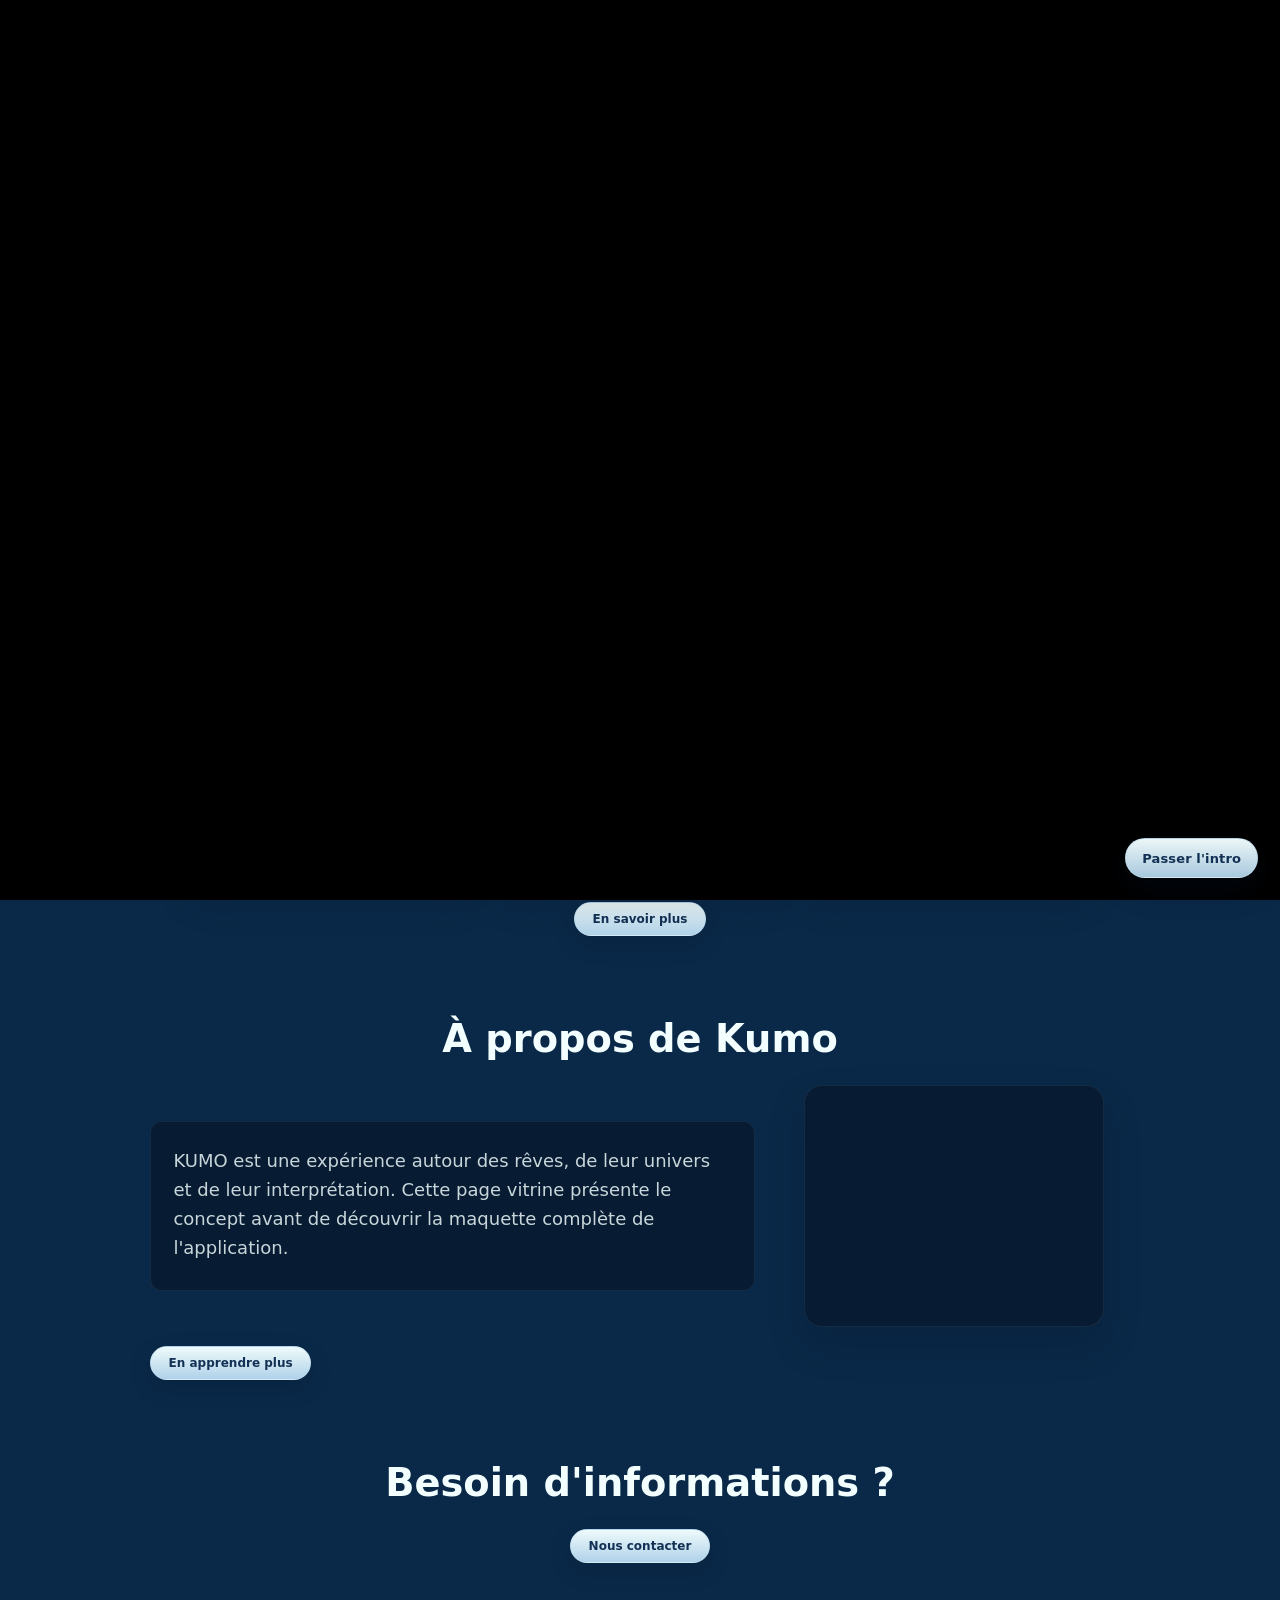
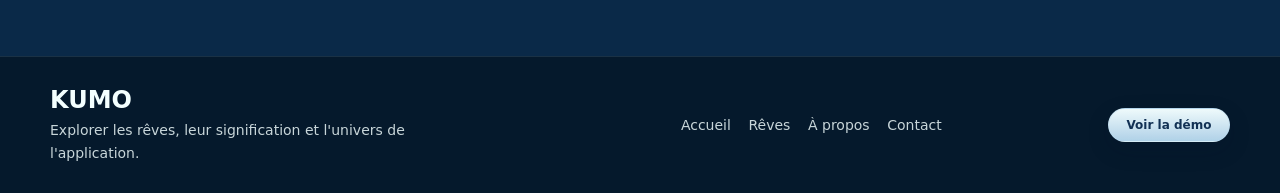
<file: index.html>
﻿<!doctype html>
<html lang="fr">
<head>
  <meta charset="utf-8" />
  <meta name="viewport" content="width=device-width, initial-scale=1" />
  <title>KUMO - Accueil</title>
  <link rel="stylesheet" href="css/styles.css" />
</head>
<body class="home-page">
  <div id="introVideoScreen" class="intro-video-screen" aria-hidden="true">
    <video id="introVideo" class="intro-video" autoplay muted playsinline preload="auto">
      <source src="assets/videoYday.mp4" type="video/mp4" />
      Votre navigateur ne supporte pas la vidéo.
    </video>
    <button id="skipIntroBtn" class="skip-intro-btn" type="button" aria-label="Passer l'intro">
      Passer l'intro
    </button>
  </div>

  <header class="header home-header">
    <div class="container nav home-nav">
      <a class="brand home-brand" href="index.html">
        <img src="assets/logo-vf.png" alt="Logo KUMO" />
        <div class="name">KUMO</div>
      </a>

      <button id="burger" class="burger" aria-label="Ouvrir le menu" aria-expanded="false">
        <span></span><span></span><span></span>
      </button>

      <nav id="navLinks" class="nav-links home-nav-links">
        <a href="index.html">Accueil</a>
        <a href="reves.html">Rêves</a>
        <a href="about.html">À propos</a>
        <a href="contact.html">Contact</a>
        <a class="btn btn-pill nav-cta" href="https://www.figma.com/proto/691CWiAhGfU4kwyxfp22Rg/KUMO?node-id=30-4&t=YkJfuWurk71FIc2b-0&scaling=scale-down&content-scaling=fixed&page-id=30%3A2&starting-point-node-id=30%3A4&show-proto-sidebar=1" target="_blank" rel="noopener">Je télécharge l'application</a>
      </nav>
    </div>
  </header>

  <main class="home-main">
    <div class="container home-shell">
      <section class="home-hero fade-up delay-1">
        <h1>Décris ton rêve</h1>
        <div class="dream-form-shell">
          <textarea class="dream-home-textarea" placeholder="Écris ton rêve ici..."></textarea>
        </div>
        <a class="btn btn-pill section-cta" href="#dreams">Je découvre la signification</a>
      </section>

      <section id="dreams" class="home-section fade-up delay-2">
        <h2>La signification des rêves</h2>
        <div class="themes-grid">
          <article class="theme-card">
            <img class="theme-media" src="assets/thematique1.png.png" alt="Illustration du dépassement de soi" />
            <div class="theme-label">Dépassement de soi</div>
          </article>
          <article class="theme-card">
            <img class="theme-media" src="assets/thematique2.png" alt="Illustration de la peur d'échec" />
            <div class="theme-label">Peur d'échec</div>
          </article>
          <article class="theme-card">
            <img class="theme-media" src="assets/thematique3.png" alt="Illustration du désir d'évasion" />
            <div class="theme-label">Désir d'évasion</div>
          </article>
        </div>
        <div class="section-action">
          <a class="btn btn-pill" href="about.html">En savoir plus</a>
        </div>
      </section>

      <section class="home-section about-section fade-up delay-3">
        <h2>À propos de Kumo</h2>
        <div class="about-layout">
          <div class="about-copy-card">
            <p>
              KUMO est une expérience autour des rêves, de leur univers et de leur interprétation.
              Cette page vitrine présente le concept avant de découvrir la maquette complète de l'application.
            </p>
          </div>
          <div class="about-visual">
            <div class="about-video-frame">
              <video class="hero-video" autoplay muted loop playsinline>
                <source src="assets/videoYday.mp4" type="video/mp4" />
                Votre navigateur ne supporte pas la vidéo.
              </video>
            </div>
          </div>
        </div>
        <div class="section-action section-action-left">
          <a class="btn btn-pill" href="about.html">En apprendre plus</a>
        </div>
      </section>

      <section class="home-section contact-section fade-up delay-3">
        <h2>Besoin d'informations ?</h2>
        <div class="section-action">
          <a class="btn btn-pill" href="contact.html">Nous contacter</a>
        </div>
      </section>
    </div>
  </main>

  <footer class="footer site-footer">
    <div class="container site-footer-grid">
      <div>
        <div class="footer-brand">KUMO</div>
        <p class="footer-copy">Explorer les rêves, leur signification et l'univers de l'application.</p>
      </div>
      <div class="footer-links">
        <a href="index.html">Accueil</a>
        <a href="reves.html">Rêves</a>
        <a href="about.html">À propos</a>
        <a href="contact.html">Contact</a>
      </div>
      <div>
        <a class="btn btn-pill" href="https://www.figma.com/proto/691CWiAhGfU4kwyxfp22Rg/KUMO?node-id=30-4&t=YkJfuWurk71FIc2b-0&scaling=scale-down&content-scaling=fixed&page-id=30%3A2&starting-point-node-id=30%3A4&show-proto-sidebar=1" target="_blank" rel="noopener">Voir la démo</a>
      </div>
    </div>
  </footer>

  <script src="js/main.js"></script>
</body>
</html>
</file>
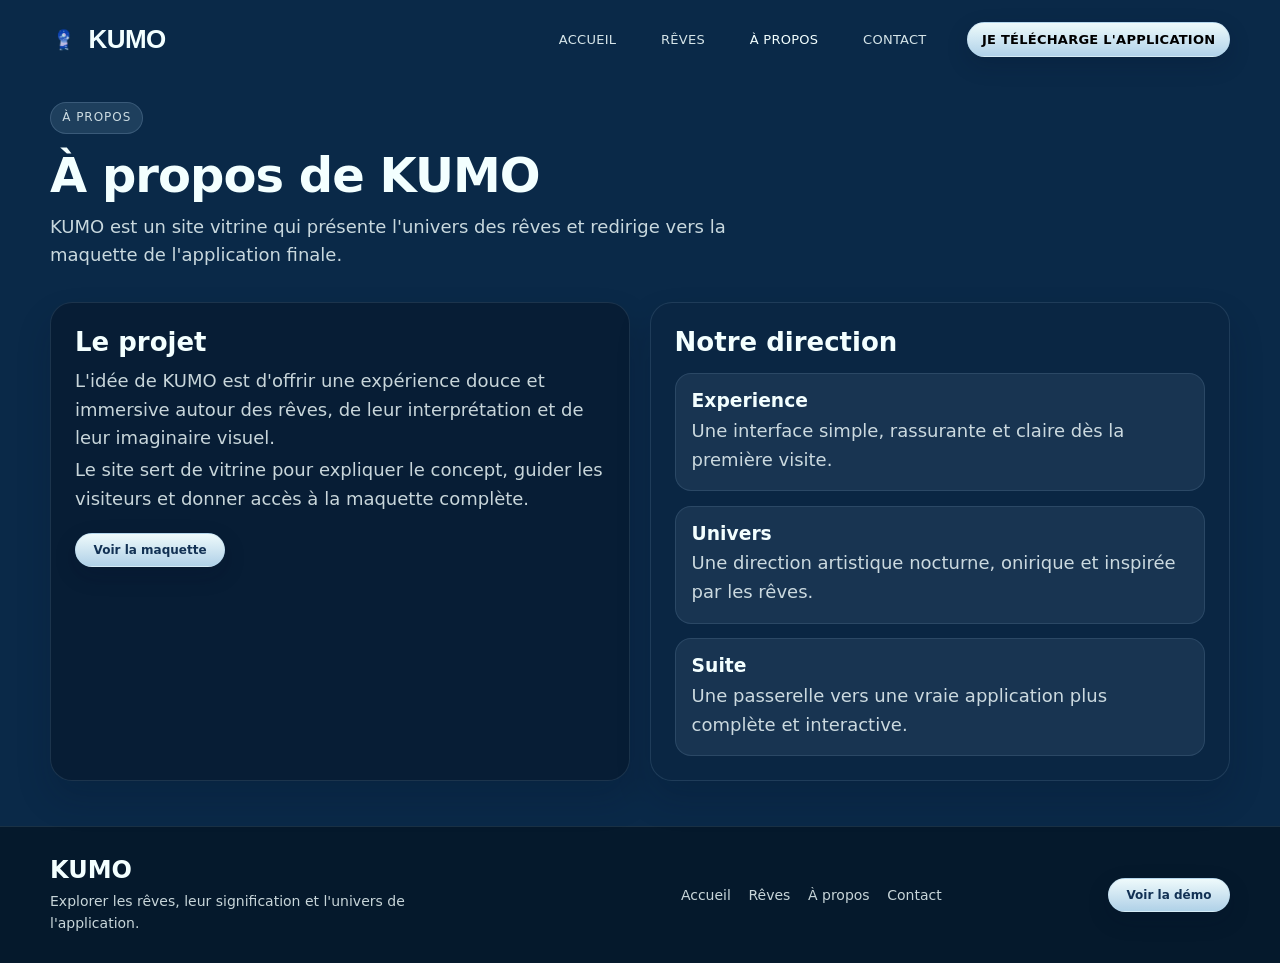
<file: about.html>
﻿<!doctype html>
<html lang="fr">
<head>
  <meta charset="utf-8" />
  <meta name="viewport" content="width=device-width, initial-scale=1" />
  <title>KUMO - À propos</title>
  <link rel="stylesheet" href="css/styles.css" />
</head>
<body class="site-page">
  <header class="header home-header">
    <div class="container nav home-nav">
      <a class="brand home-brand" href="index.html">
        <img src="assets/logo-vf.png" alt="Logo KUMO" />
        <div class="name">KUMO</div>
      </a>

      <button id="burger" class="burger" aria-label="Ouvrir le menu" aria-expanded="false">
        <span></span><span></span><span></span>
      </button>

      <nav id="navLinks" class="nav-links home-nav-links">
        <a href="index.html">Accueil</a>
        <a href="reves.html">Rêves</a>
        <a href="about.html">À propos</a>
        <a href="contact.html">Contact</a>
        <a class="btn btn-pill nav-cta" href="https://www.figma.com/proto/691CWiAhGfU4kwyxfp22Rg/KUMO?node-id=30-4&t=YkJfuWurk71FIc2b-0&scaling=scale-down&content-scaling=fixed&page-id=30%3A2&starting-point-node-id=30%3A4&show-proto-sidebar=1" target="_blank" rel="noopener">Je télécharge l'application</a>
      </nav>
    </div>
  </header>

  <main class="inner-main">
    <div class="container inner-shell">
      <section class="inner-hero fade-up delay-1">
        <p class="eyebrow">À propos</p>
        <h1>À propos de KUMO</h1>
        <p class="lead">
          KUMO est un site vitrine qui présente l'univers des rêves et redirige vers la maquette
          de l'application finale.
        </p>
      </section>

      <section class="inner-grid fade-up delay-2">
        <article class="panel">
          <h2>Le projet</h2>
          <p>
            L'idée de KUMO est d'offrir une expérience douce et immersive autour des rêves,
            de leur interprétation et de leur imaginaire visuel.
          </p>
          <p>
            Le site sert de vitrine pour expliquer le concept, guider les visiteurs et donner
            accès à la maquette complète.
          </p>
          <div class="panel-actions">
            <a class="btn btn-pill" href="https://www.figma.com/proto/691CWiAhGfU4kwyxfp22Rg/KUMO?node-id=30-4&t=YkJfuWurk71FIc2b-0&scaling=scale-down&content-scaling=fixed&page-id=30%3A2&starting-point-node-id=30%3A4&show-proto-sidebar=1" target="_blank" rel="noopener">Voir la maquette</a>
          </div>
        </article>

        <article class="panel panel-soft">
          <h2>Notre direction</h2>
          <div class="info-stack">
            <div class="mini-panel">
              <h3>Experience</h3>
              <p>Une interface simple, rassurante et claire dès la première visite.</p>
            </div>
            <div class="mini-panel">
              <h3>Univers</h3>
              <p>Une direction artistique nocturne, onirique et inspirée par les rêves.</p>
            </div>
            <div class="mini-panel">
              <h3>Suite</h3>
              <p>Une passerelle vers une vraie application plus complète et interactive.</p>
            </div>
          </div>
        </article>
      </section>
    </div>
  </main>

  <footer class="footer site-footer">
    <div class="container site-footer-grid">
      <div>
        <div class="footer-brand">KUMO</div>
        <p class="footer-copy">Explorer les rêves, leur signification et l'univers de l'application.</p>
      </div>
      <div class="footer-links">
        <a href="index.html">Accueil</a>
        <a href="reves.html">Rêves</a>
        <a href="about.html">À propos</a>
        <a href="contact.html">Contact</a>
      </div>
      <div>
        <a class="btn btn-pill" href="https://www.figma.com/proto/691CWiAhGfU4kwyxfp22Rg/KUMO?node-id=30-4&t=YkJfuWurk71FIc2b-0&scaling=scale-down&content-scaling=fixed&page-id=30%3A2&starting-point-node-id=30%3A4&show-proto-sidebar=1" target="_blank" rel="noopener">Voir la démo</a>
      </div>
    </div>
  </footer>

  <script src="js/main.js"></script>
</body>
</html>
</file>
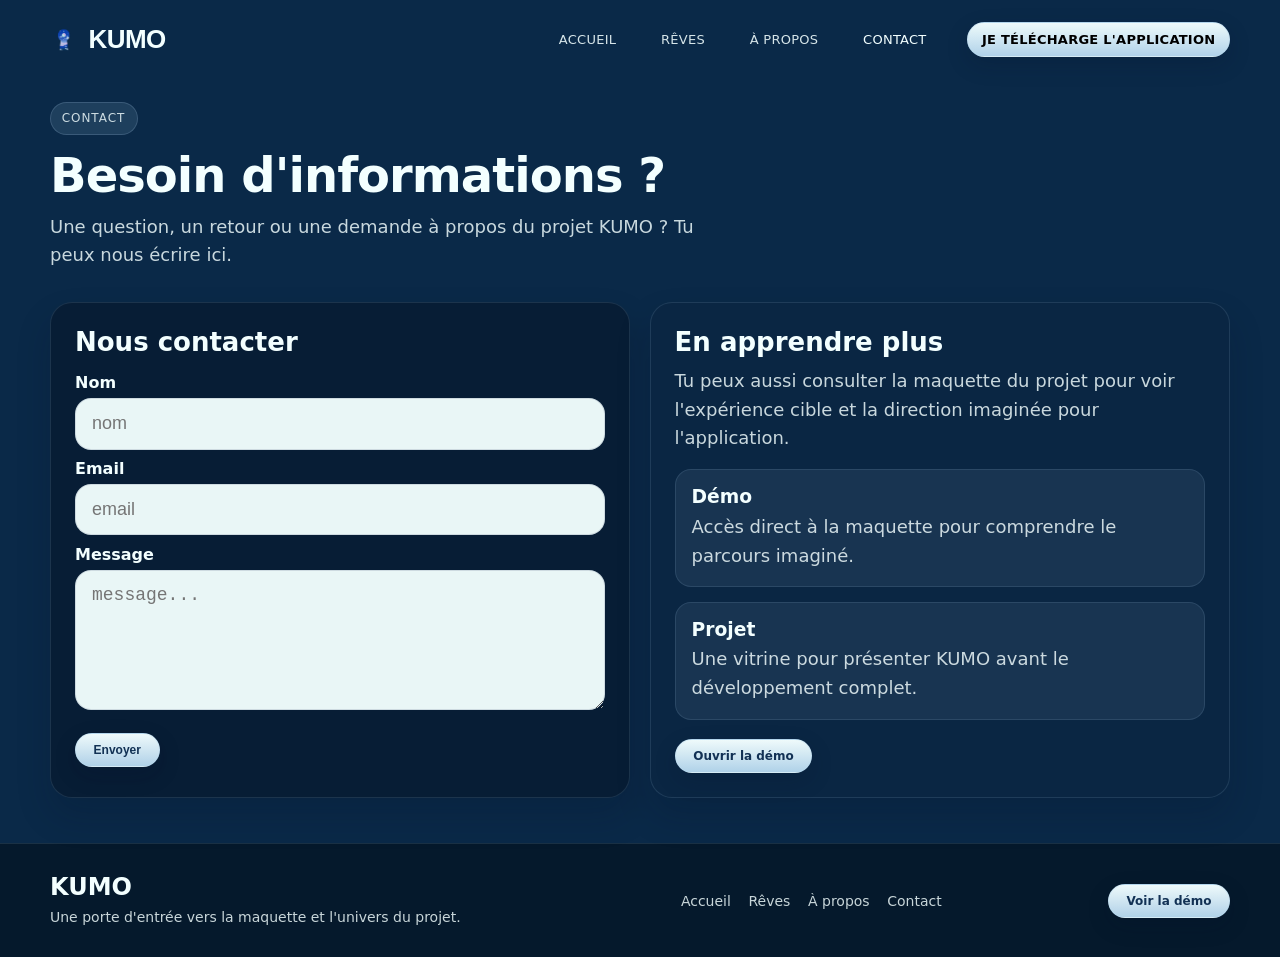
<file: contact.html>
﻿<!doctype html>
<html lang="fr">
<head>
  <meta charset="utf-8" />
  <meta name="viewport" content="width=device-width, initial-scale=1" />
  <title>KUMO - Contact</title>
  <link rel="stylesheet" href="css/styles.css" />
</head>
<body class="site-page">
  <header class="header home-header">
    <div class="container nav home-nav">
      <a class="brand home-brand" href="index.html">
        <img src="assets/logo-vf.png" alt="Logo KUMO" />
        <div class="name">KUMO</div>
      </a>

      <button id="burger" class="burger" aria-label="Ouvrir le menu" aria-expanded="false">
        <span></span><span></span><span></span>
      </button>

      <nav id="navLinks" class="nav-links home-nav-links">
        <a href="index.html">Accueil</a>
        <a href="reves.html">Rêves</a>
        <a href="about.html">À propos</a>
        <a href="contact.html">Contact</a>
        <a class="btn btn-pill nav-cta" href="https://www.figma.com/proto/691CWiAhGfU4kwyxfp22Rg/KUMO?node-id=30-4&t=YkJfuWurk71FIc2b-0&scaling=scale-down&content-scaling=fixed&page-id=30%3A2&starting-point-node-id=30%3A4&show-proto-sidebar=1" target="_blank" rel="noopener">Je télécharge l'application</a>
      </nav>
    </div>
  </header>

  <main class="inner-main">
    <div class="container inner-shell">
      <section class="inner-hero fade-up delay-1">
        <p class="eyebrow">Contact</p>
        <h1>Besoin d'informations ?</h1>
        <p class="lead">
          Une question, un retour ou une demande à propos du projet KUMO ? Tu peux nous écrire ici.
        </p>
      </section>

      <section class="inner-grid fade-up delay-2">
        <article class="panel">
          <h2>Nous contacter</h2>
          <form id="contactForm" class="contact-form">
            <label class="label" for="name">Nom</label>
            <input id="name" class="input dark-input" placeholder="nom" required />

            <label class="label" for="email">Email</label>
            <input id="email" class="input dark-input" type="email" placeholder="email" required />

            <label class="label" for="message">Message</label>
            <textarea id="message" class="textarea dark-input" placeholder="message..." required></textarea>

            <div class="panel-actions">
              <button class="btn btn-pill" type="submit">Envoyer</button>
            </div>
          </form>
        </article>

        <article class="panel panel-soft">
          <h2>En apprendre plus</h2>
          <p>
            Tu peux aussi consulter la maquette du projet pour voir l'expérience cible et la direction
            imaginée pour l'application.
          </p>
          <div class="info-stack">
            <div class="mini-panel">
              <h3>Démo</h3>
              <p>Accès direct à la maquette pour comprendre le parcours imaginé.</p>
            </div>
            <div class="mini-panel">
              <h3>Projet</h3>
              <p>Une vitrine pour présenter KUMO avant le développement complet.</p>
            </div>
          </div>
          <div class="panel-actions">
            <a class="btn btn-pill" href="https://www.figma.com/proto/691CWiAhGfU4kwyxfp22Rg/KUMO?node-id=30-4&t=YkJfuWurk71FIc2b-0&scaling=scale-down&content-scaling=fixed&page-id=30%3A2&starting-point-node-id=30%3A4&show-proto-sidebar=1" target="_blank" rel="noopener">Ouvrir la démo</a>
          </div>
        </article>
      </section>
    </div>
  </main>

  <footer class="footer site-footer">
    <div class="container site-footer-grid">
      <div>
        <div class="footer-brand">KUMO</div>
        <p class="footer-copy">Une porte d'entrée vers la maquette et l'univers du projet.</p>
      </div>
      <div class="footer-links">
        <a href="index.html">Accueil</a>
        <a href="reves.html">Rêves</a>
        <a href="about.html">À propos</a>
        <a href="contact.html">Contact</a>
      </div>
      <div>
        <a class="btn btn-pill" href="https://www.figma.com/proto/691CWiAhGfU4kwyxfp22Rg/KUMO?node-id=30-4&t=YkJfuWurk71FIc2b-0&scaling=scale-down&content-scaling=fixed&page-id=30%3A2&starting-point-node-id=30%3A4&show-proto-sidebar=1" target="_blank" rel="noopener">Voir la démo</a>
      </div>
    </div>
  </footer>

  <div id="toast" class="toast" role="status" aria-live="polite"></div>
  <script src="js/main.js"></script>
</body>
</html>
</file>
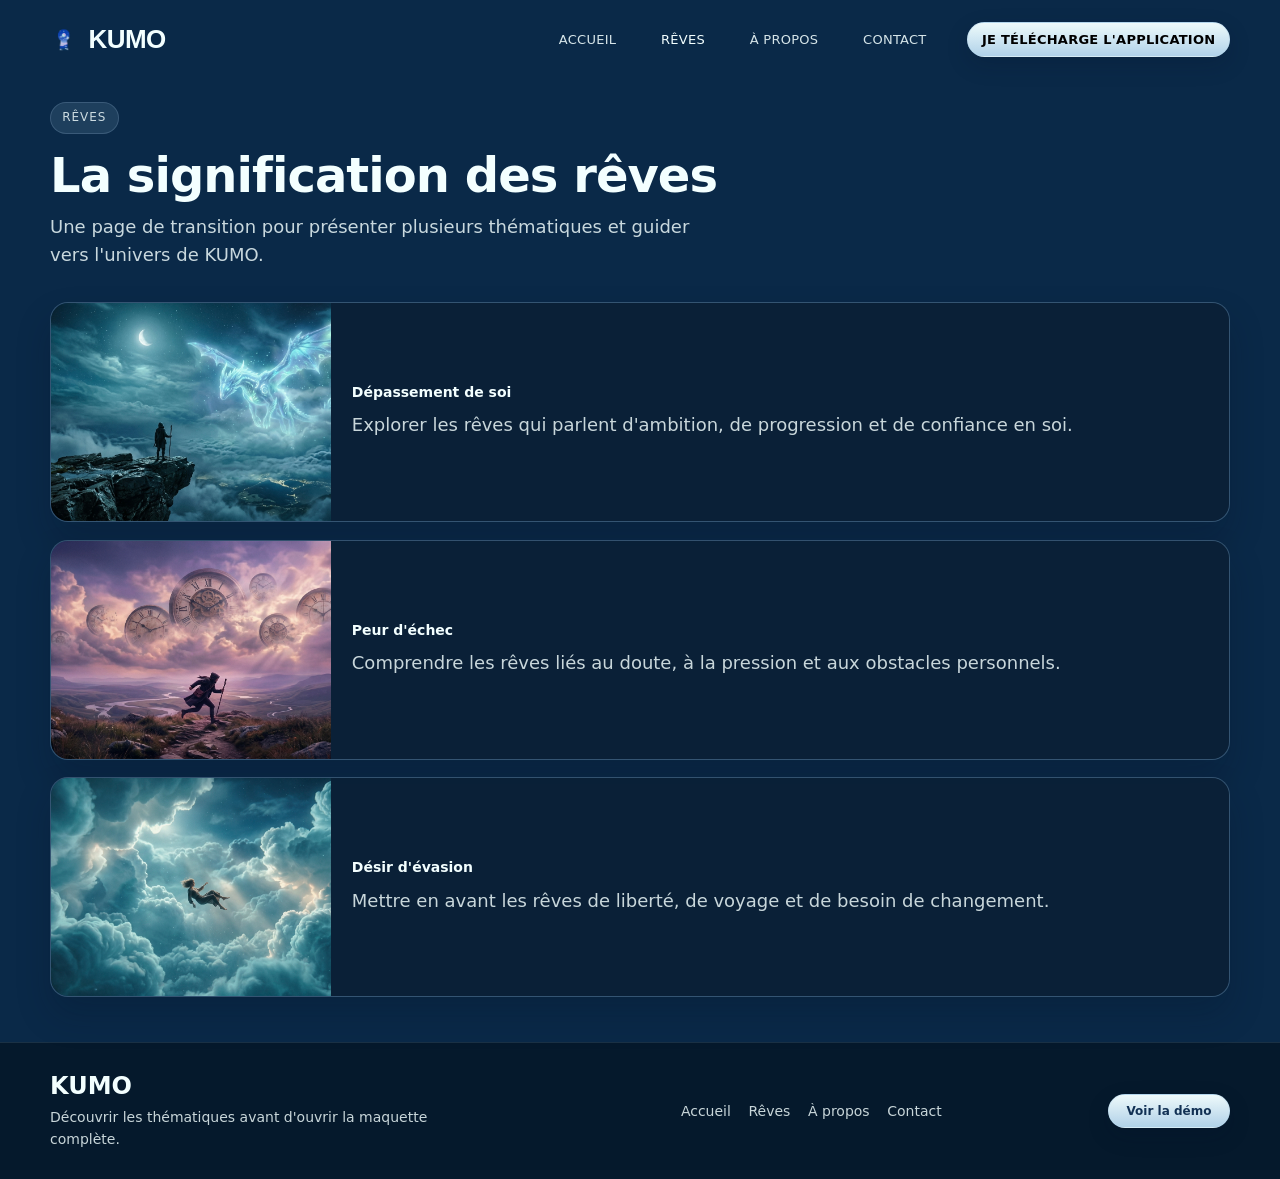
<file: reves.html>
﻿<!doctype html>
<html lang="fr">
<head>
  <meta charset="utf-8" />
  <meta name="viewport" content="width=device-width, initial-scale=1" />
  <title>KUMO - Rêves</title>
  <link rel="stylesheet" href="css/styles.css" />
</head>
<body class="site-page">
  <header class="header home-header">
    <div class="container nav home-nav">
      <a class="brand home-brand" href="index.html">
        <img src="assets/logo-vf.png" alt="Logo KUMO" />
        <div class="name">KUMO</div>
      </a>

      <button id="burger" class="burger" aria-label="Ouvrir le menu" aria-expanded="false">
        <span></span><span></span><span></span>
      </button>

      <nav id="navLinks" class="nav-links home-nav-links">
        <a href="index.html">Accueil</a>
        <a href="reves.html">Rêves</a>
        <a href="about.html">À propos</a>
        <a href="contact.html">Contact</a>
        <a class="btn btn-pill nav-cta" href="https://www.figma.com/proto/691CWiAhGfU4kwyxfp22Rg/KUMO?node-id=30-4&t=YkJfuWurk71FIc2b-0&scaling=scale-down&content-scaling=fixed&page-id=30%3A2&starting-point-node-id=30%3A4&show-proto-sidebar=1" target="_blank" rel="noopener">Je télécharge l'application</a>
      </nav>
    </div>
  </header>

  <main class="inner-main">
    <div class="container inner-shell">
      <section class="inner-hero fade-up delay-1">
        <p class="eyebrow">Rêves</p>
        <h1>La signification des rêves</h1>
        <p class="lead">
          Une page de transition pour présenter plusieurs thématiques et guider vers l'univers de KUMO.
        </p>
      </section>

      <section class="theme-list fade-up delay-2">
        <article class="theme-card large-theme-card">
          <div class="theme-media theme-media-1" aria-hidden="true"></div>
          <div class="theme-body">
            <h2>Dépassement de soi</h2>
            <p>Explorer les rêves qui parlent d'ambition, de progression et de confiance en soi.</p>
          </div>
        </article>
        <article class="theme-card large-theme-card">
          <div class="theme-media theme-media-2" aria-hidden="true"></div>
          <div class="theme-body">
            <h2>Peur d'échec</h2>
            <p>Comprendre les rêves liés au doute, à la pression et aux obstacles personnels.</p>
          </div>
        </article>
        <article class="theme-card large-theme-card">
          <div class="theme-media theme-media-3" aria-hidden="true"></div>
          <div class="theme-body">
            <h2>Désir d'évasion</h2>
            <p>Mettre en avant les rêves de liberté, de voyage et de besoin de changement.</p>
          </div>
        </article>
      </section>
    </div>
  </main>

  <footer class="footer site-footer">
    <div class="container site-footer-grid">
      <div>
        <div class="footer-brand">KUMO</div>
        <p class="footer-copy">Découvrir les thématiques avant d'ouvrir la maquette complète.</p>
      </div>
      <div class="footer-links">
        <a href="index.html">Accueil</a>
        <a href="reves.html">Rêves</a>
        <a href="about.html">À propos</a>
        <a href="contact.html">Contact</a>
      </div>
      <div>
        <a class="btn btn-pill" href="https://www.figma.com/proto/691CWiAhGfU4kwyxfp22Rg/KUMO?node-id=30-4&t=YkJfuWurk71FIc2b-0&scaling=scale-down&content-scaling=fixed&page-id=30%3A2&starting-point-node-id=30%3A4&show-proto-sidebar=1" target="_blank" rel="noopener">Voir la démo</a>
      </div>
    </div>
  </footer>

  <script src="js/main.js"></script>
</body>
</html>
</file>
<file: css/styles.css>
/* =========================
   Dreamy UI — Palette + Typos
   Palette:
   #031B45 (navy)
   #0A3FAF (blue)
   #8BAFE2 (sky)
   #B7D9F0 (ice)
   #C5AEE2 (lavender)
   #F3FFFF (off-white)
========================= */

:root{
  --navy:#031B45;
  --blue:#0A3FAF;
  --sky:#8BAFE2;
  --ice:#B7D9F0;
  --lav:#C5AEE2;
  --white:#F3FFFF;

  --radius: 18px;
  --shadow: 0 18px 50px rgba(3,27,69,.18);
  --shadow-soft: 0 10px 28px rgba(3,27,69,.12);

  --container: 1100px;

  --h1: 48px;
  --h2: 26px;
  --p: 18px;

  --h1-m: 25px;
  --h2-m: 22px;
  --p-m: 16px;

  --ease: cubic-bezier(.2,.9,.2,1);
}

/* Google Fonts */
@import url('https://fonts.googleapis.com/css2?family=Mulish:wght@700;800&family=Nunito:wght@400;600&display=swap');

*{box-sizing:border-box}
html,body{height:100%}
body{
  margin:0;
  font-family: "Nunito", system-ui, -apple-system, Segoe UI, Roboto, Arial, sans-serif;
  color: var(--navy);
  background: #002342
}

img{max-width:100%; display:block}
a{color:inherit; text-decoration:none}

.container{
  width:min(var(--container), calc(100% - 2rem));
  margin-inline:auto;
}

h1,h2{
  font-family:"Mulish", system-ui, sans-serif;
  margin:0 0 .6rem 0;
}
h1{font-weight:800; font-size:var(--h1); letter-spacing:-0.02em}
h2{font-weight:700; font-size:var(--h2)}
p{margin:.2rem 0 0 0; font-size:var(--p); line-height:1.6; color: rgba(3,27,69,.85)}

@media (max-width: 640px){
  h1{font-size:var(--h1-m)}
  h2{font-size:var(--h2-m)}
  p{font-size:var(--p-m)}
}

/* =========================
   Animated dreamy background stars
========================= */
.bg-stars{
  position:fixed;
  inset:0;
  pointer-events:none;
  z-index:-1;
  opacity:.55;
  filter: blur(.2px);
}
.star{
  position:absolute;
  width:4px; height:4px;
  background: linear-gradient(180deg, #fff, var(--ice));
  border-radius:999px;
  box-shadow: 0 0 12px rgba(183,217,240,.9);
  animation: twinkle 2.6s var(--ease) infinite;
}
.star.big{
  width:7px; height:7px;
  box-shadow: 0 0 18px rgba(183,217,240,.95);
  animation-duration: 3.4s;
}
@keyframes twinkle{
  0%,100%{transform:scale(.9); opacity:.65}
  50%{transform:scale(1.35); opacity:1}
}

/* =========================
   Header / Nav
========================= */
.header{
  position:sticky;
  top:0;
  z-index:50;
  backdrop-filter: blur(10px);
  background: rgb(139 175 226)
}

.nav{
  display:flex;
  align-items:center;
  justify-content:space-between;
  padding:.9rem 0;
  gap:1rem;
}

.brand{
  display:flex;
  align-items:center;
  gap:.8rem;
}
.brand img{
  width:44px;
  height:44px;
  border-radius:14px;
  box-shadow: var(--shadow-soft);
  animation: float 3.8s var(--ease) infinite;
}
@keyframes float{
  0%,100%{transform: translateY(0)}
  50%{transform: translateY(-6px)}
}
.brand .name{
  font-family:"Mulish", sans-serif;
  font-weight:800;
  letter-spacing:-.02em;
}
.brand .tag{
  font-size:13px;
  color: rgba(3,27,69,.65);
  margin-top:-2px;
}

.nav-links{
  display:flex;
  align-items:center;
  gap:.8rem;
}
.nav-links a{
  padding:.55rem .85rem;
  border-radius:999px;
  transition: transform .2s var(--ease), background .2s var(--ease);
}
.nav-links a:hover{
  background: rgba(183,217,240,.55);
  transform: translateY(-1px);
}
.nav-links a.active{
  background: rgba(35, 10, 175, 0.12);
  outline: 1px solid rgba(10,63,175,.18);
}

/* hamburger */
.burger{
  display:none;
  border:0;
  background:transparent;
  width:44px;
  height:44px;
  border-radius:12px;
  cursor:pointer;
  transition: background .2s var(--ease);
}
.burger:hover{background: rgba(183,217,240,.45)}
.burger span{
  display:block;
  width:22px;
  height:2px;
  background: var(--navy);
  margin:5px auto;
  border-radius:99px;
}
@media (max-width: 820px){
  .burger{display:block}
  .nav-links{
    position:absolute;
    left:0; right:0;
    top:70px;
    margin:0 auto;
    width:min(var(--container), calc(100% - 2rem));
    display:none;
    flex-direction:column;
    align-items:stretch;
    padding:.8rem;
    background: rgba(243,255,255,.80);
    border: 1px solid rgba(3,27,69,.08);
    border-radius: var(--radius);
    box-shadow: var(--shadow);
  }
  .nav-links.open{display:flex}
  .nav-links a{border-radius:14px}
}

/* =========================
   Buttons / Cards / Inputs
========================= */
.btn{
  display:inline-flex;
  align-items:center;
  justify-content:center;
  gap:.55rem;
  padding:.85rem 1.05rem;
  border-radius:999px;
  border: 1px solid rgba(3,27,69,.10);
  background: rgba(243,255,255,.75);
  box-shadow: var(--shadow-soft);
  cursor:pointer;
  transition: transform .2s var(--ease), box-shadow .2s var(--ease), background .2s var(--ease);
  font-weight:700;
}
.btn:hover{
  transform: translateY(-2px);
  box-shadow: 0 18px 45px rgba(3,27,69,.18);
}
.btn-primary{
  background: linear-gradient(135deg, rgba(10,63,175,.95), rgba(139,175,226,.75));
  color: white;
  border-color: rgba(10,63,175,.25);
}
.btn-primary:hover{background: linear-gradient(135deg, rgba(10,63,175,1), rgba(197,174,226,.78))}
.btn-ghost{
  background: rgba(183,217,240,.50);
}

.card{
  background: rgba(243,255,255,.78);
  border: 1px solid rgba(3,27,69,.10);
  border-radius: var(--radius);
  box-shadow: var(--shadow);
  padding: 1.1rem;
  overflow:hidden;
  position:relative;
}

.input, .textarea{
  width:100%;
  border-radius: 16px;
  border: 1px solid rgba(3,27,69,.12);
  background: rgba(243,255,255,.88);
  padding: .9rem 1rem;
  font-size: var(--p);
  outline:none;
  transition: border-color .2s var(--ease), transform .2s var(--ease), box-shadow .2s var(--ease);
}
.textarea{min-height:140px; resize:vertical}
.input:focus, .textarea:focus{
  border-color: rgba(10,63,175,.35);
  box-shadow: 0 0 0 6px rgba(183,217,240,.55);
}

.label{
  display:block;
  font-weight:700;
  margin: .6rem 0 .35rem 0;
}

/* =========================
   Page layout + animations
========================= */
main{padding: 1.4rem 0 2.6rem}

.hero{
  display:grid;
  grid-template-columns: 1.3fr .9fr;
  gap: 1.2rem;
  align-items:stretch;
  margin-top: 1.2rem;
}
@media (max-width: 980px){
  .hero{grid-template-columns:1fr}
}

.hero-card{
  padding: 1.5rem;
}
.hero-card .chips{
  display:flex;
  flex-wrap:wrap;
  gap:.5rem;
  margin-top: 1rem;
}
.chip{
  padding:.45rem .7rem;
  border-radius:999px;
  background: rgba(197,174,226,.35);
  border: 1px solid rgba(197,174,226,.45);
  font-weight:700;
  font-size: 13px;
  color: rgba(3,27,69,.75);
}

.hero-visual{
  padding: 1.5rem;
  display:flex;
  align-items:center;
  justify-content:center;
  isolation:isolate;
}
.hero-video{
  width: 100%;
  min-height: 320px;
  border-radius: 16px;
  object-fit: cover;
  box-shadow: var(--shadow-soft);
  pointer-events: none;
}
.glow-orb{
  width: 210px;
  height: 210px;
  border-radius: 999px;
  background: radial-gradient(circle at 30% 25%, rgba(243,255,255,1), rgba(183,217,240,.85) 40%, rgba(197,174,226,.55) 70%, rgba(10,63,175,.20) 100%);
  box-shadow: 0 30px 90px rgba(10,63,175,.20);
  animation: orb 5.2s var(--ease) infinite;
}
@keyframes orb{
  0%,100%{transform: translateY(0) scale(1)}
  50%{transform: translateY(-10px) scale(1.03)}
}
.hero-visual::after{
  content:"";
  position:absolute;
  width: 320px;
  height: 320px;
  border-radius: 999px;
  background: radial-gradient(circle, rgba(10,63,175,.10), transparent 60%);
  filter: blur(2px);
  z-index:-1;
  animation: breathe 4.8s var(--ease) infinite;
}
@keyframes breathe{
  0%,100%{transform: scale(.98); opacity:.7}
  50%{transform: scale(1.05); opacity:1}
}

.grid-2{
  display:grid;
  grid-template-columns: 1fr 1fr;
  gap: 1rem;
  margin-top: 1rem;
}
@media (max-width: 980px){
  .grid-2{grid-template-columns:1fr}
  .theme-card{grid-template-columns:1fr}
}

.fade-up{
  opacity:0;
  transform: translateY(18px);
  animation: fadeUp .8s var(--ease) forwards;
}
.delay-1{animation-delay:.08s}
.delay-2{animation-delay:.16s}
.delay-3{animation-delay:.24s}
@keyframes fadeUp{
  to{opacity:1; transform: translateY(0)}
}

/* Footer */
.footer{
  padding: 1.2rem 0 1.6rem;
  border-top: 1px solid rgba(3,27,69,.08);
  background: rgb(139 175 226)
}
.footer .row{
  display:flex;
  justify-content:space-between;
  align-items:center;
  gap:1rem;
  flex-wrap:wrap;
}
.small{
  font-size: 13px;
  color: rgba(3,27,69,.65);
}

/* Toast */
.toast{
  position: fixed;
  right: 16px;
  bottom: 16px;
  background: rgba(3,27,69,.92);
  color: white;
  border: 1px solid rgba(243,255,255,.18);
  border-radius: 16px;
  padding: .9rem 1rem;
  box-shadow: var(--shadow);
  max-width: 340px;
  transform: translateY(18px);
  opacity:0;
  pointer-events:none;
  transition: opacity .25s var(--ease), transform .25s var(--ease);
  z-index:80;
}
.toast.show{
  opacity:1;
  transform: translateY(0);
}
.toast b{font-family:"Mulish", sans-serif}

.intro-video-screen{
  position: fixed;
  inset: 0;
  z-index: 200;
  background: #000;
  display: grid;
  place-items: center;
  opacity: 1;
  visibility: visible;
  transition: opacity .6s var(--ease), visibility .6s var(--ease);
}

.intro-video{
  width: 100%;
  height: 100%;
  object-fit: cover;
}

.intro-video-screen.is-hidden{
  opacity: 0;
  visibility: hidden;
  pointer-events: none;
}

.skip-intro-btn{
  position: absolute;
  right: 22px;
  bottom: 22px;
  z-index: 210;
  min-height: 40px;
  padding: .65rem 1rem;
  border-radius: 999px;
  border: 1px solid rgba(183,217,240,.5);
  background: linear-gradient(180deg, rgba(243,255,255,.97), rgba(183,217,240,.92));
  color: #123154;
  font-family: "Mulish", system-ui, sans-serif;
  font-size: 13px;
  font-weight: 800;
  letter-spacing: .01em;
  cursor: pointer;
  box-shadow: 0 10px 28px rgba(2,18,37,.35);
  transition: transform .2s var(--ease), box-shadow .2s var(--ease);
}

.skip-intro-btn:hover{
  transform: translateY(-2px);
  box-shadow: 0 16px 36px rgba(2,18,37,.45);
}

@media (max-width: 640px){
  .skip-intro-btn{
    right: 14px;
    bottom: 14px;
    padding: .6rem .9rem;
    font-size: 12px;
  }
}

.home-page{
  background: #0a2948;
  color: var(--white);
}

.site-page{
  background: #0a2948;
  color: var(--white);
}

.home-page .header{
  position: static;
  backdrop-filter: none;
  background: transparent;
}

.site-page .header{
  position: static;
  backdrop-filter: none;
  background: transparent;
}

.home-page .container{
  width:min(1180px, calc(100% - 2rem));
}

.site-page .container{
  width:min(1180px, calc(100% - 2rem));
}

.home-page .brand img{
  width: 28px;
  height: 28px;
  border-radius: 8px;
  box-shadow: none;
  animation: none;
}

.site-page .brand img{
  width: 28px;
  height: 28px;
  border-radius: 8px;
  box-shadow: none;
  animation: none;
}

.home-page .brand .name{
  color: var(--white);
  font-size: 26px;
}

.site-page .brand .name{
  color: var(--white);
  font-size: 26px;
}

.home-page .burger span{
  background: var(--white);
}

.site-page .burger span{
  background: var(--white);
}

.home-main{
  padding: 0 0 2.8rem;
}

.inner-main{
  padding: 0 0 2.8rem;
}

.home-shell{
  padding: 1.2rem 0 0;
}

.inner-shell{
  padding: 1.6rem 0 0;
}

.home-nav{
  padding: 1.4rem 0 1rem;
}

.home-brand{
  gap: .65rem;
}

.home-nav-links{
  gap: 1.1rem;
}

.site-page .nav-links a,
.home-page .nav-links a{
  color: rgba(243,255,255,.88);
  font-size: 13px;
  letter-spacing: .02em;
  text-transform: uppercase;
}

.site-page .nav-links a:hover,
.site-page .nav-links a.active,
.home-page .nav-links a:hover,
.home-page .nav-links a.active{
  background: transparent;
  outline: 0;
  color: var(--white);
  transform: none;
}

.btn-pill{
  min-height: 34px;
  padding: .48rem 1.1rem;
  border-radius: 999px;
  border: 1px solid rgba(183,217,240,.45);
  background: linear-gradient(180deg, rgba(243,255,255,.98), rgba(183,217,240,.96));
  color: #123154;
  box-shadow: 0 8px 22px rgba(2,18,37,.18);
  font-size: 12px;
  font-weight: 700;
}

.btn-pill:hover{
  transform: translateY(-1px);
}

.nav-cta{
  margin-left: .6rem;
  text-transform: none;
  white-space: nowrap;
}

.nav-links a.nav-cta,
.btn-pill.nav-cta{
  color: #000;
}

.nav-cta {
  color: #000;
  transition: color .2s var(--ease);
}

.nav-cta:hover {
  color: #fff;
}

.home-hero,
.home-section{
  max-width: 980px;
  margin: 0 auto;
  text-align: center;
}

.home-hero{
  padding-top: 1.2rem;
}

.home-page h1,
.home-page h2,
.site-page h1,
.site-page h2,
.site-page h3{
  color: var(--white);
}

.home-page h1{
  font-size: clamp(34px, 4vw, 58px);
  margin-bottom: 1.4rem;
}

.home-page h2{
  font-size: clamp(28px, 3vw, 44px);
  margin-bottom: 1.5rem;
}

.dream-form-shell{
  width: min(100%, 760px);
  margin: 0 auto;
  padding: 22px;
  border-radius: 14px;
  background: #071c33;
  border: 1px solid rgba(183,217,240,.08);
  box-shadow: inset 0 0 0 1px rgba(243,255,255,.02);
  overflow: hidden;
}

.dream-home-textarea{
  width: 100%;
  min-height: 170px;
  border: 0;
  resize: none;
  border-radius: 10px;
  background: rgba(3,16,31,.72);
  color: rgba(243,255,255,.92);
  padding: 1rem 1.1rem;
  font: inherit;
  outline: none;
}

.dream-home-textarea::placeholder{
  color: rgba(243,255,255,.42);
}

.home-page .hero-video{
  width: 100%;
  min-height: 240px;
  max-height: 320px;
  display: block;
  border-radius: 0;
  object-fit: cover;
  box-shadow: none;
  pointer-events: none;
}

.section-cta{
  margin-top: 1.3rem;
}

.home-section{
  margin-top: 5rem;
}

.themes-grid{
  display: grid;
  grid-template-columns: repeat(3, minmax(0, 1fr));
  gap: 1.1rem;
  width: min(100%, 900px);
  margin: 0 auto;
}

.themes-grid .theme-card{
  display: block;
  min-height: 0;
  transition: transform .25s var(--ease), box-shadow .25s var(--ease), border-color .25s var(--ease);
  will-change: transform;
}

.themes-grid .theme-card:hover{
  transform: translateY(-8px) scale(1.03);
  border-color: rgba(243,255,255,.32);
  box-shadow: 0 26px 46px rgba(2,18,37,.34);
}

.themes-grid .theme-media{
  width: 100%;
  aspect-ratio: 4 / 3;
  min-height: 0;
  height: auto;
  object-fit: cover;
  transition: transform .35s var(--ease), filter .35s var(--ease);
  will-change: transform;
}

.themes-grid .theme-card:hover .theme-media{
  transform: scale(1.12);
  filter: saturate(1.08) brightness(1.04);
}

.theme-label{
  padding: .9rem .7rem 1rem;
  color: var(--white);
  font-family: "Mulish", system-ui, sans-serif;
  font-size: 15px;
  font-weight: 800;
  text-align: center;
}

.theme-card{
  overflow: hidden;
  border-radius: 18px;
  background: rgba(183,217,240,.14);
  border: 1px solid rgba(183,217,240,.12);
  box-shadow: 0 18px 34px rgba(2,18,37,.22);
  display: grid;
  grid-template-columns: minmax(240px, 36%) 1fr;
  min-height: 220px;
}

.theme-media{
  min-height: 100%;
  width: 100%;
  background-size: cover;
  background-position: center;
  background-repeat: no-repeat;
  background-color: rgba(10,63,175,.16);
}

.theme-media.theme-media-1{
  background-image: url('../assets/thematique1.png.png');
}

.theme-media.theme-media-2{
  background-image: url('../assets/thematique2.png');
}

.theme-media.theme-media-3{
  background-image: url('../assets/thematique3.png');
}

.theme-body{
  padding: 2rem 2.2rem;
  display: flex;
  flex-direction: column;
  justify-content: center;
}

.theme-body h2{
  margin-bottom: .8rem;
  font-size: 14px;
  text-align: left;
}

.section-action{
  display: flex;
  justify-content: center;
  margin-top: 1.2rem;
}

.about-layout{
  display: grid;
  grid-template-columns: minmax(0, 1.2fr) minmax(220px, .7fr);
  gap: 1.4rem;
  align-items: center;
}

.about-copy-card{
  min-height: 170px;
  border-radius: 12px;
  background: #071c33;
  border: 1px solid rgba(183,217,240,.08);
  padding: 1.4rem;
  text-align: left;
}

.home-page p{
  color: rgba(243,255,255,.82);
}

.site-page p{
  color: rgba(243,255,255,.82);
}

.about-visual{
  display: flex;
  justify-content: center;
}

.about-video-frame{
  width: min(100%, 300px);
  border-radius: 18px;
  overflow: hidden;
  background: #071c33;
  border: 1px solid rgba(183,217,240,.08);
  box-shadow: 0 18px 36px rgba(2,18,37,.22);
}

.section-action-left{
  justify-content: flex-start;
}

.contact-section{
  padding-bottom: 3rem;
}

.site-footer{
  background: rgba(6,24,43,.96);
  border-top: 1px solid rgba(183,217,240,.12);
  padding: 1.8rem 0;
}

.site-footer-grid{
  display: grid;
  grid-template-columns: 1.2fr .8fr auto;
  gap: 1.2rem;
  align-items: center;
}

.footer-brand{
  font-family:"Mulish", system-ui, sans-serif;
  font-size: 24px;
  font-weight: 800;
  color: var(--white);
}

.footer-copy{
  max-width: 420px;
  margin-top: .35rem;
  font-size: 14px;
}

.footer-links{
  display: flex;
  flex-wrap: wrap;
  gap: .9rem 1.1rem;
}

.footer-links a{
  color: rgba(243,255,255,.82);
  font-size: 14px;
}

.inner-hero{
  max-width: 760px;
  text-align: left;
}

.eyebrow{
  display: inline-block;
  margin-bottom: .8rem;
  padding: .35rem .7rem;
  border-radius: 999px;
  background: rgba(183,217,240,.12);
  border: 1px solid rgba(183,217,240,.18);
  font-size: 12px;
  letter-spacing: .08em;
  text-transform: uppercase;
}

.lead{
  max-width: 680px;
  font-size: 18px;
}

.inner-grid{
  display: grid;
  grid-template-columns: repeat(2, minmax(0, 1fr));
  gap: 1.2rem;
  margin-top: 2rem;
}

.panel{
  padding: 1.5rem;
  border-radius: 22px;
  background: rgba(7,28,51,.88);
  border: 1px solid rgba(183,217,240,.12);
  box-shadow: 0 18px 34px rgba(2,18,37,.18);
}

.panel-soft{
  background: rgba(11,39,68,.92);
}

.panel-actions{
  display: flex;
  gap: .8rem;
  flex-wrap: wrap;
  margin-top: 1.2rem;
}

.info-stack{
  display: grid;
  gap: .9rem;
  margin-top: 1rem;
}

.mini-panel{
  padding: 1rem;
  border-radius: 16px;
  background: rgba(183,217,240,.08);
  border: 1px solid rgba(183,217,240,.12);
}

.mini-panel h3{
  margin: 0 0 .35rem;
}

.dark-input{
  background: rgba(243,255,255,.96);
}

.contact-form{
  margin-top: 1rem;
}

.theme-list{
  display: grid;
  gap: 1.1rem;
  margin-top: 2rem;
}

.large-theme-card{
  display: grid;
  grid-template-columns: 280px 1fr;
  align-items: stretch;
}

.theme-body{
  padding: 1.2rem 1.3rem;
  text-align: left;
  background: rgba(7,28,51,.88);
}

.theme-body h2{
  margin-bottom: .5rem;
}

@media (max-width: 980px){
  .themes-grid{
    grid-template-columns: repeat(3, minmax(0, 1fr));
  }

  .about-layout{
    grid-template-columns: 1fr;
  }

  .inner-grid,
  .site-footer-grid,
  .large-theme-card{
    grid-template-columns: 1fr;
  }

  .section-action-left{
    justify-content: center;
  }
}

@media (max-width: 820px){
  .site-page .nav-links,
  .home-page .nav-links{
    background: rgba(7,28,51,.98);
    border: 1px solid rgba(183,217,240,.12);
    box-shadow: 0 14px 28px rgba(2,18,37,.28);
  }

  .site-page .nav-links a,
  .home-page .nav-links a{
    text-transform: none;
    font-size: 14px;
  }

  .nav-cta{
    margin-left: 0;
  }
}

@media (max-width: 640px){
  .home-shell{
    padding-top: .4rem;
  }

  .home-page h1{
    margin-bottom: 1rem;
  }

  .home-section{
    margin-top: 3.6rem;
  }

  .themes-grid{
    grid-template-columns: 1fr;
  }

  .dream-form-shell{
    width: 100%;
  }

  .footer-links{
    justify-content: flex-start;
  }

}
</file>
